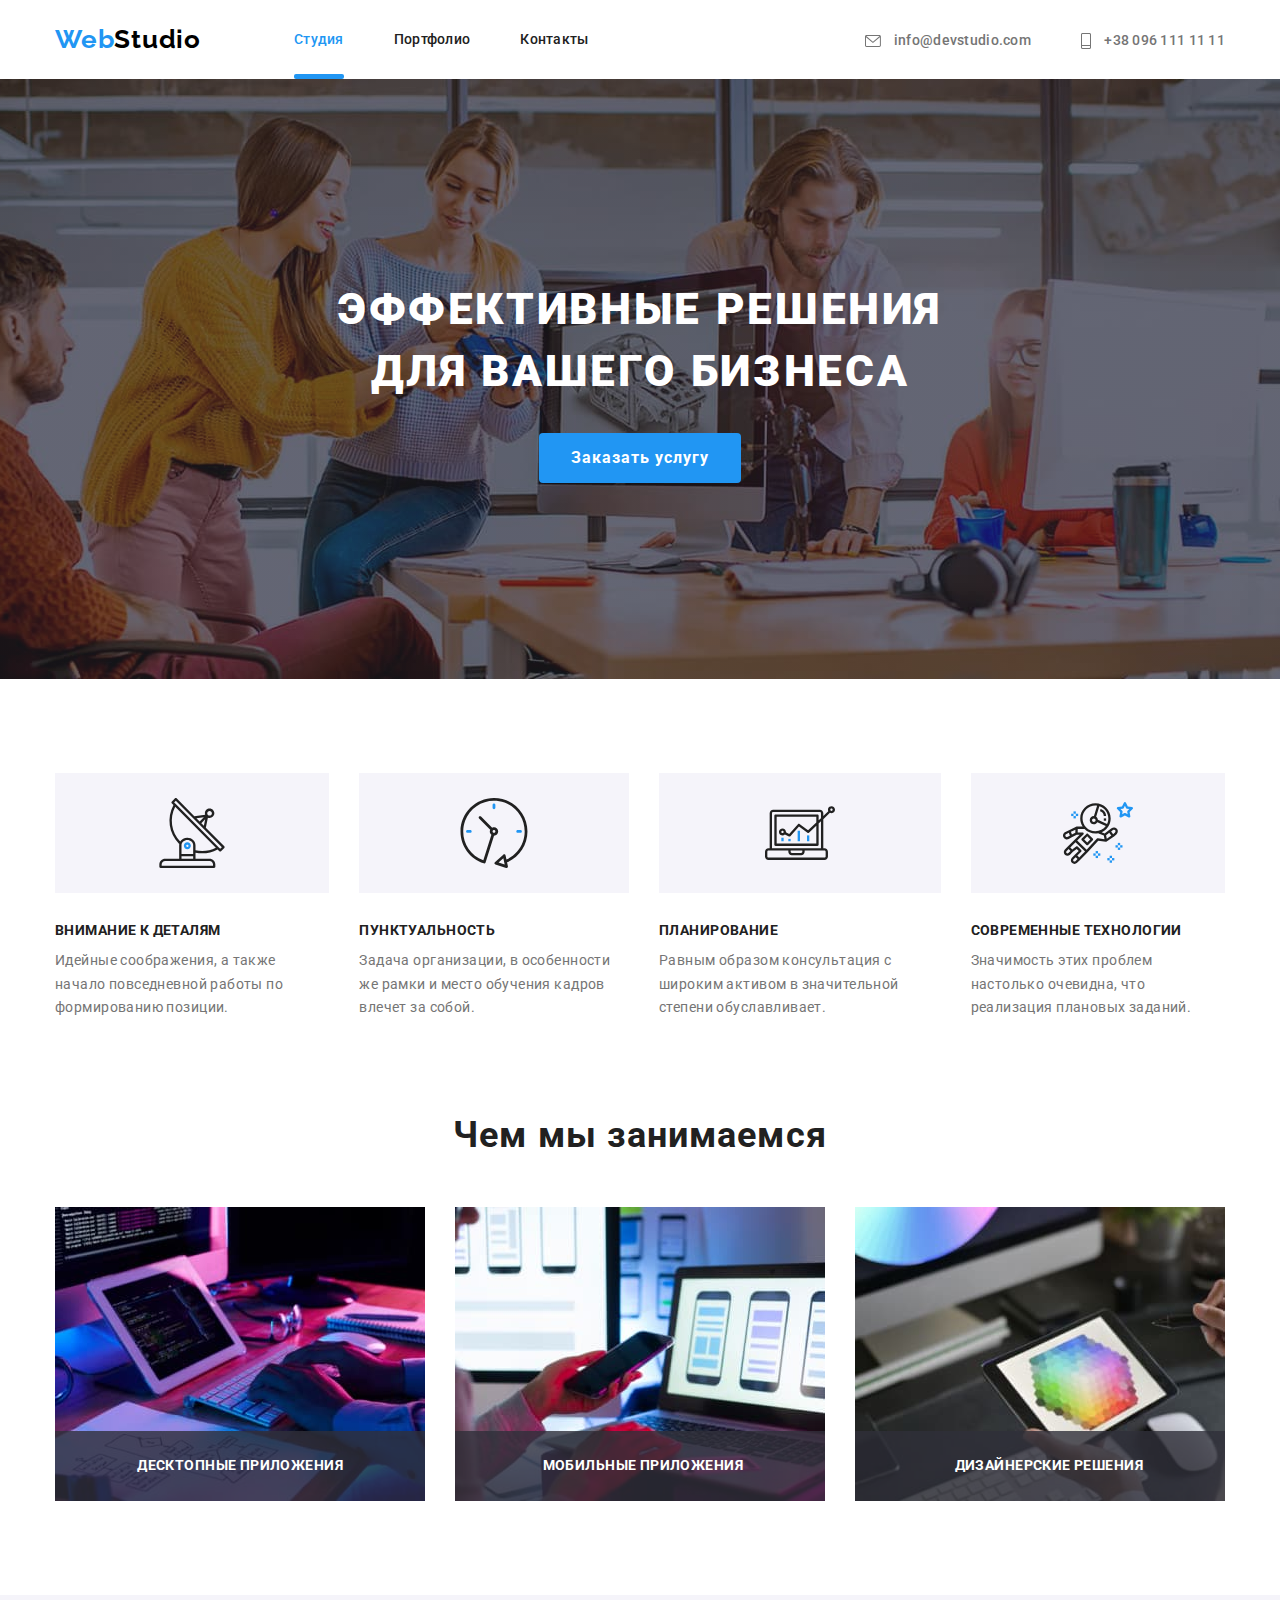
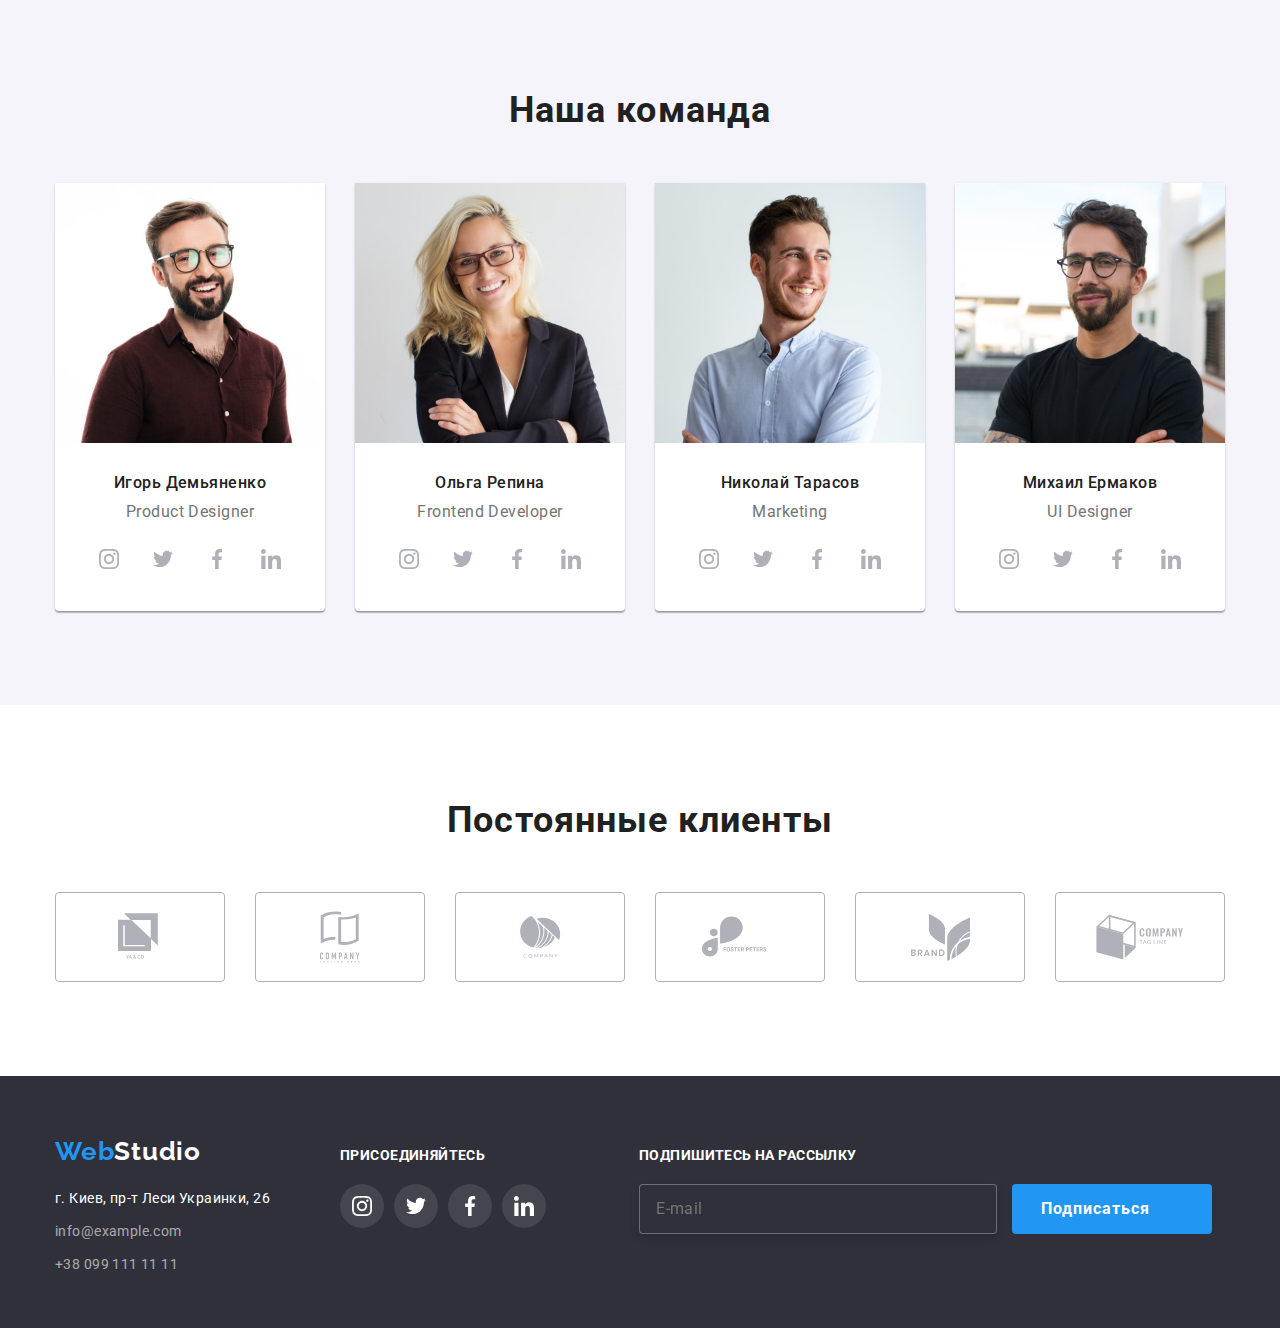
<file: index.html>
<!DOCTYPE html>
<html lang="ru">
  <head>
    <meta charset="UTF-8" />
    <meta name="viewport" content="width=device-width, initial-scale=1.0" />
    <title>Студия</title>
    <link
      href="https://fonts.googleapis.com/css2?family=Raleway:wght@700&family=Roboto:wght@400;500;700&display=swap"
      rel="stylesheet"
    />
    <link rel="stylesheet" href="./css/modern-normalize.css" />
    <link rel="stylesheet" href="./css/styles.css" />
  </head>

  <body>
    <!--Шапка страницы-->
    <header>
      <nav class="container main-nav">
        <a href="./index.html" class="logo">
          <span class="blue">Web</span>Studio
        </a>

        <ul class="site-nav list">
          <li class="item">
            <a href="./index.html" class="link current">Студия</a>
          </li>
          <li class="item">
            <a href="./portfolio.html" class="link">Портфолио</a>
          </li>
          <li class="item"><a href="" class="link">Контакты</a></li>
        </ul>

        <ul class="auht-nav list">
          <li class="item">
            <a class="link" href="mailto:info@devstudio.com"
              ><svg class="nav-icon-envelope">
                <use href="./images/sprite1.svg#icon-envelope"></use>
              </svg>
              info@devstudio.com
            </a>
          </li>
          <li class="item">
            <a class="link" href="tel:+38-096-111-11-11"
              ><svg class="nav-icon-smartphone">
                <use href="./images/sprite1.svg#icon-smartphone"></use>
              </svg>
              +38 096 111 11 11</a
            >
          </li>
        </ul>
      </nav>
    </header>

    <main>
      <!--Герой-->
      <section class="herro">
        <div class="herro-container">
          <h1 class="herro-title">Эффективные решения для вашего бизнеса</h1>
          <button data-modal-open type="button" class="button">
            Заказать услугу
          </button>
        </div>
      </section>

      <section class="section-top">
        <!--<h2 class="section-title">Особенности</h2>-->
        <div class="container">
          <ul class="featyre list">
            <li class="item">
              <h3 class="title">Внимание к деталям</h3>
              <p class="text">
                Идейные соображения, а также начало повседневной работы по
                формированию позиции.
              </p>
            </li>

            <li class="item">
              <h3 class="title">Пунктуальность</h3>
              <p class="text">
                Задача организации, в особенности же рамки и место обучения
                кадров влечет за собой.
              </p>
            </li>

            <li class="item">
              <h3 class="title">Планирование</h3>
              <p class="text">
                Равным образом консультация с широким активом в значительной
                степени обуславливает.
              </p>
            </li>

            <li class="item">
              <h3 class="title">Современные технологии</h3>
              <p class="text">
                Значимость этих проблем настолько очевидна, что реализация
                плановых заданий.
              </p>
            </li>
          </ul>
        </div>
      </section>

      <!--Чем занимается компания-->
      <section class="section">
        <div class="container">
          <h2 class="section-title centered">Чем мы занимаемся</h2>
          <ul class="doing list">
            <li class="item">
              <div class="doing-card">
                <img
                  class="picture"
                  src="./images/box1.jpg"
                  alt="Разработчик пишет backend"
                  width="370"
                  height="294"
                />
                <p class="doing-text">Десктопные приложения</p>
              </div>
            </li>

            <li class="item">
              <div class="doing-card">
                <img
                  class="picture"
                  src="./images/box2.jpg"
                  alt="Разработчик создает стилизацию"
                  width="370"
                  height="294"
                />
                <p class="doing-text">Мобильные приложения</p>
              </div>
            </li>

            <li class="item">
              <div class="doing-card">
                <img
                  class="picture"
                  src="./images/box3.jpg"
                  alt="Выбор цвета на планшете"
                  width="370"
                  height="294"
                />
                <p class="doing-text">Дизайнерские решения</p>
              </div>
            </li>
          </ul>
        </div>
      </section>

      <!--Члены команды-->
      <section class="section-top content">
        <div class="our-team container">
          <h2 class="section-title centered">Наша команда</h2>

          <ul class="team list">
            <li class="item card">
              <img
                class="picture"
                src="./images/img1.jpg"
                alt="Фотография Игоря Демьяненка"
                width="270"
                height="260"
              />
              <div class="card-content">
                <h3 class="name">Игорь Демьяненко</h3>
                <p class="position">Product Designer</p>

                <ul class="list social-icon-list">
                  <li class="social-icon-item">
                    <a
                      class="social-icon-link"
                      href="https://www.instagram.com/?hl=ru"
                      aria-label="ссылка Инстаграм"
                    >
                      <svg class="social-icon">
                        <use href="./images/sprite1.svg#icon-instagram"></use>
                      </svg>
                    </a>
                  </li>

                  <li class="social-icon-item">
                    <a
                      class="social-icon-link"
                      href="https://twitter.com/?lang=ru"
                      aria-label="ссылка Твиттер"
                    >
                      <svg class="social-icon">
                        <use href="./images/sprite1.svg#icon-twitter"></use>
                      </svg>
                    </a>
                  </li>

                  <li class="social-icon-item">
                    <a
                      class="social-icon-link"
                      href="https://www.facebook.com/"
                      aria-label="ссылка Фейсбук"
                    >
                      <svg class="social-icon">
                        <use href="./images/sprite1.svg#icon-facebook"></use>
                      </svg>
                    </a>
                  </li>

                  <li class="social-icon-item">
                    <a
                      class="social-icon-link"
                      href="https://www.linkedin.com/"
                      aria-label="ссылка Линкедин"
                      ><svg class="social-icon">
                        <use href="./images/sprite1.svg#icon-linkedin"></use>
                      </svg>
                    </a>
                  </li>
                </ul>
              </div>
            </li>

            <li class="item card">
              <img
                class="picture"
                src="./images/img2.jpg"
                alt="Фотография Ольги Репиной"
                width="270"
                height="260"
              />
              <div class="card-content">
                <h3 class="name">Ольга Репина</h3>
                <p class="position">Frontend Developer</p>
                <ul class="list social-icon-list">
                  <li class="social-icon-item">
                    <a
                      class="social-icon-link"
                      href="https://www.instagram.com/?hl=ru"
                      aria-label="ссылка Инстаграм"
                    >
                      <svg class="social-icon">
                        <use href="./images/sprite1.svg#icon-instagram"></use>
                      </svg>
                    </a>
                  </li>

                  <li class="social-icon-item">
                    <a
                      class="social-icon-link"
                      href="https://twitter.com/?lang=ru"
                      aria-label="ссылка Твиттер"
                    >
                      <svg class="social-icon">
                        <use href="./images/sprite1.svg#icon-twitter"></use>
                      </svg>
                    </a>
                  </li>

                  <li class="social-icon-item">
                    <a
                      class="social-icon-link"
                      href="https://www.facebook.com/"
                      aria-label="ссылка Фейсбук"
                    >
                      <svg class="social-icon">
                        <use href="./images/sprite1.svg#icon-facebook"></use>
                      </svg>
                    </a>
                  </li>

                  <li class="social-icon-item">
                    <a
                      class="social-icon-link"
                      href="https://www.linkedin.com/"
                      aria-label="ссылка Линкедин"
                      ><svg class="social-icon">
                        <use href="./images/sprite1.svg#icon-linkedin"></use>
                      </svg>
                    </a>
                  </li>
                </ul>
              </div>
            </li>

            <li class="item card">
              <img
                class="picture"
                src="./images/img3.jpg"
                alt="Фотография Николая Тарасова"
                width="270"
                height="260"
              />
              <div class="card-content">
                <h3 class="name">Николай Тарасов</h3>
                <p class="position">Marketing</p>
                <ul class="list social-icon-list">
                  <li class="social-icon-item">
                    <a
                      class="social-icon-link"
                      href="https://www.instagram.com/?hl=ru"
                      aria-label="ссылка Инстаграм"
                    >
                      <svg class="social-icon">
                        <use href="./images/sprite1.svg#icon-instagram"></use>
                      </svg>
                    </a>
                  </li>

                  <li class="social-icon-item">
                    <a
                      class="social-icon-link"
                      href="https://twitter.com/?lang=ru"
                      aria-label="ссылка Твиттер"
                    >
                      <svg class="social-icon">
                        <use href="./images/sprite1.svg#icon-twitter"></use>
                      </svg>
                    </a>
                  </li>

                  <li class="social-icon-item">
                    <a
                      class="social-icon-link"
                      href="https://www.facebook.com/"
                      aria-label="ссылка Фейсбук"
                    >
                      <svg class="social-icon">
                        <use href="./images/sprite1.svg#icon-facebook"></use>
                      </svg>
                    </a>
                  </li>

                  <li class="social-icon-item">
                    <a
                      class="social-icon-link"
                      href="https://www.linkedin.com/"
                      aria-label="ссылка Линкедин"
                      ><svg class="social-icon">
                        <use href="./images/sprite1.svg#icon-linkedin"></use>
                      </svg>
                    </a>
                  </li>
                </ul>
              </div>
            </li>

            <li class="item card">
              <img
                class="picture"
                src="./images/img4.jpg"
                alt="Фотография Михаила Ермакова"
                width="270"
                height="260"
              />
              <div class="card-content">
                <h3 class="name">Михаил Ермаков</h3>
                <p class="position">UI Designer</p>
                <ul class="list social-icon-list">
                  <li class="social-icon-item">
                    <a
                      class="social-icon-link"
                      href="https://www.instagram.com/?hl=ru"
                      aria-label="ссылка Инстаграм"
                    >
                      <svg class="social-icon">
                        <use href="./images/sprite1.svg#icon-instagram"></use>
                      </svg>
                    </a>
                  </li>

                  <li class="social-icon-item">
                    <a
                      class="social-icon-link"
                      href="https://twitter.com/?lang=ru"
                      aria-label="ссылка Твиттер"
                    >
                      <svg class="social-icon">
                        <use href="./images/sprite1.svg#icon-twitter"></use>
                      </svg>
                    </a>
                  </li>

                  <li class="social-icon-item">
                    <a
                      class="social-icon-link"
                      href="https://www.facebook.com/"
                      aria-label="ссылка Фейсбук"
                    >
                      <svg class="social-icon">
                        <use href="./images/sprite1.svg#icon-facebook"></use>
                      </svg>
                    </a>
                  </li>

                  <li class="social-icon-item">
                    <a
                      class="social-icon-link"
                      href="https://www.linkedin.com/"
                      aria-label="ссылка Линкедин"
                      ><svg class="social-icon">
                        <use href="./images/sprite1.svg#icon-linkedin"></use>
                      </svg>
                    </a>
                  </li>
                </ul>
              </div>
            </li>
          </ul>
        </div>
      </section>

      <section class="section-top">
        <div class="container">
          <h2 class="section-title centered">Постоянные клиенты</h2>

          <ul class="list clients-logo-list">
            <li class="clients-logo-item">
              <a
                class="clients-logo-link"
                href=""
                aria-label="ссылка первый клиент"
              >
                <svg class="clients-logo" width="44" height="49">
                  <use href="./images/sprite1.svg#icon-logo1"></use>
                </svg>
              </a>
            </li>
            <li class="clients-logo-item">
              <a
                class="clients-logo-link"
                href=""
                aria-label="ссылка второй клиент"
              >
                <svg class="clients-logo" width="40" height="52">
                  <use href="./images/sprite1.svg#icon-logo2"></use>
                </svg>
              </a>
            </li>
            <li class="clients-logo-item">
              <a
                class="clients-logo-link"
                href=""
                aria-label="ссылка третий клиент"
              >
                <svg class="clients-logo" width="41" height="42">
                  <use href="./images/sprite1.svg#icon-logo3"></use>
                </svg>
              </a>
            </li>
            <li class="clients-logo-item">
              <a
                class="clients-logo-link"
                href=""
                aria-label="ссылка четвертый клиент"
              >
                <svg class="clients-logo" width="77" height="42">
                  <use href="./images/sprite1.svg#icon-logo4"></use>
                </svg>
              </a>
            </li>
            <li class="clients-logo-item">
              <a
                class="clients-logo-link"
                href=""
                aria-label="ссылка пятый клиент"
              >
                <svg class="clients-logo" width="59" height="47">
                  <use href="./images/sprite1.svg#icon-logo5"></use>
                </svg>
              </a>
            </li>
            <li class="clients-logo-item">
              <a
                class="clients-logo-link"
                href=""
                aria-label="ссылка шестой клиент"
              >
                <svg class="clients-logo" width="88" height="45">
                  <use href="./images/sprite1.svg#icon-logo6"></use>
                </svg>
              </a>
            </li>
          </ul>
        </div>
      </section>
    </main>

    <!--Подвал-->
    <footer class="contacts-container">
      <div class="container footer-flex">
        <div class="footer-address">
          <a href="./index.html" class="logo footer">
            <span class="blue">Web</span><span class="white">Studio</span>
          </a>
          <address class="adress-content">
            <p class="text">г. Киев, пр-т Леси Украинки, 26</p>
            <a href="mailto:info@example.com" class="connection link text"
              >info@example.com</a
            >
            <a href="tel:+38-099-111-11-11" class="connection link text"
              >+38 099 111 11 11</a
            >
          </address>
        </div>

        <div class="footer-slogan">
          <h2 class="footer-slogan-text">Присоединяйтесь</h2>
          <!-- <div class="footer-icon"> -->
          <ul class="list social-icon-list">
            <li class="social-icon-item">
              <a
                class="social-icon-link"
                href="https://www.instagram.com/?hl=ru"
                aria-label="ссылка Инстаграм"
              >
                <svg class="social-icon">
                  <use href="./images/sprite1.svg#icon-instagram"></use>
                </svg>
              </a>
            </li>

            <li class="social-icon-item">
              <a
                class="social-icon-link"
                href="https://twitter.com/?lang=ru"
                aria-label="ссылка Твиттер"
              >
                <svg class="social-icon">
                  <use href="./images/sprite1.svg#icon-twitter"></use>
                </svg>
              </a>
            </li>

            <li class="social-icon-item">
              <a
                class="social-icon-link"
                href="https://www.facebook.com/"
                aria-label="ссылка Фейсбук"
              >
                <svg class="social-icon">
                  <use href="./images/sprite1.svg#icon-facebook"></use>
                </svg>
              </a>
            </li>

            <li class="social-icon-item">
              <a
                class="social-icon-link"
                href="https://www.linkedin.com/"
                aria-label="ссылка Линкедин"
                ><svg class="social-icon">
                  <use href="./images/sprite1.svg#icon-linkedin"></use>
                </svg>
              </a>
            </li>
          </ul>
        </div>

        <form>
          <h2 class="footer-slogan-text">Подпишитесь на рассылку</h2>
          <label class="footer-label">
            <input
              class="footer-input"
              type="email"
              name="user-mail"
              placeholder="E-mail"
            />
          </label>
          <button type="submit" class="button button-footer">
            Подписаться
            <svg class="footer-icon">
              <use
                href="./images/sprite1.svg#icon-icon-send"
                width="24px"
                height="24px"
              ></use>
            </svg>
          </button>
        </form>
      </div>
    </footer>

    <div class="backdrop is-hidden" data-modal>
      <div class="modal">
        <button
          data-modal-close
          aria-label="закрыть модальное окно"
          class="modal-btn"
        >
          <svg class="modal-icon">
            <use href="./images/sprite1.svg#icon-close"></use>
          </svg>
        </button>

        <form class="form js-speaker-form">
          <h2 class="form-caption">Оставьте свои данные, мы вам перезвоним</h2>

          <ul class="form-field list">
            <li>
              <label class="form-label">
                Имя
                <input class="form-input" type="text" name="user-name" />
                <svg class="form-icon">
                  <use href="./images/sprite1.svg#icon-person-black"></use>
                </svg>
              </label>
            </li>

            <li>
              <label class="form-label">
                Телефон
                <input class="form-input" type="tel" name="user-tel" />
                <svg class="form-icon">
                  <use href="./images/sprite1.svg#icon-phone-black"></use>
                </svg>
              </label>
            </li>

            <li>
              <label class="form-label">
                Почта
                <input class="form-input" type="email" name="user-mail" />
                <svg class="form-icon">
                  <use href="./images/sprite1.svg#icon-email-black"></use>
                </svg>
              </label>
            </li>

            <li>
              <label class="form-label textarea">
                Комментарий
                <textarea
                  class="form-textarea"
                  name="comment"
                  rows="10"
                  placeholder="Введите текст"
                ></textarea>
              </label>
            </li>
          </ul>

          <label class="form-checkbox">
            <input class="checkbox" type="checkbox" name="policy" />
            <span class="checkbox-icon"></span>Соглашаюсь с рассылкой и принимаю
            <a class="form-link" href="#">Условия договора</a>
          </label>

          <button type="submit" class="button btn-form">Отправить</button>
        </form>
      </div>
    </div>

    <script src="./js/modal.js"></script>
    <script>
      (() => {
        document
          .querySelector('.js-speaker-form')
          .addEventListener('submit', e => {
            e.preventDefault();

            new FormData(e.currentTarget).forEach((value, name) =>
              console.log(`${name}: ${value}`),
            );

            e.currentTarget.reset();
          });
      })();
    </script>
  </body>
</html>
</file>
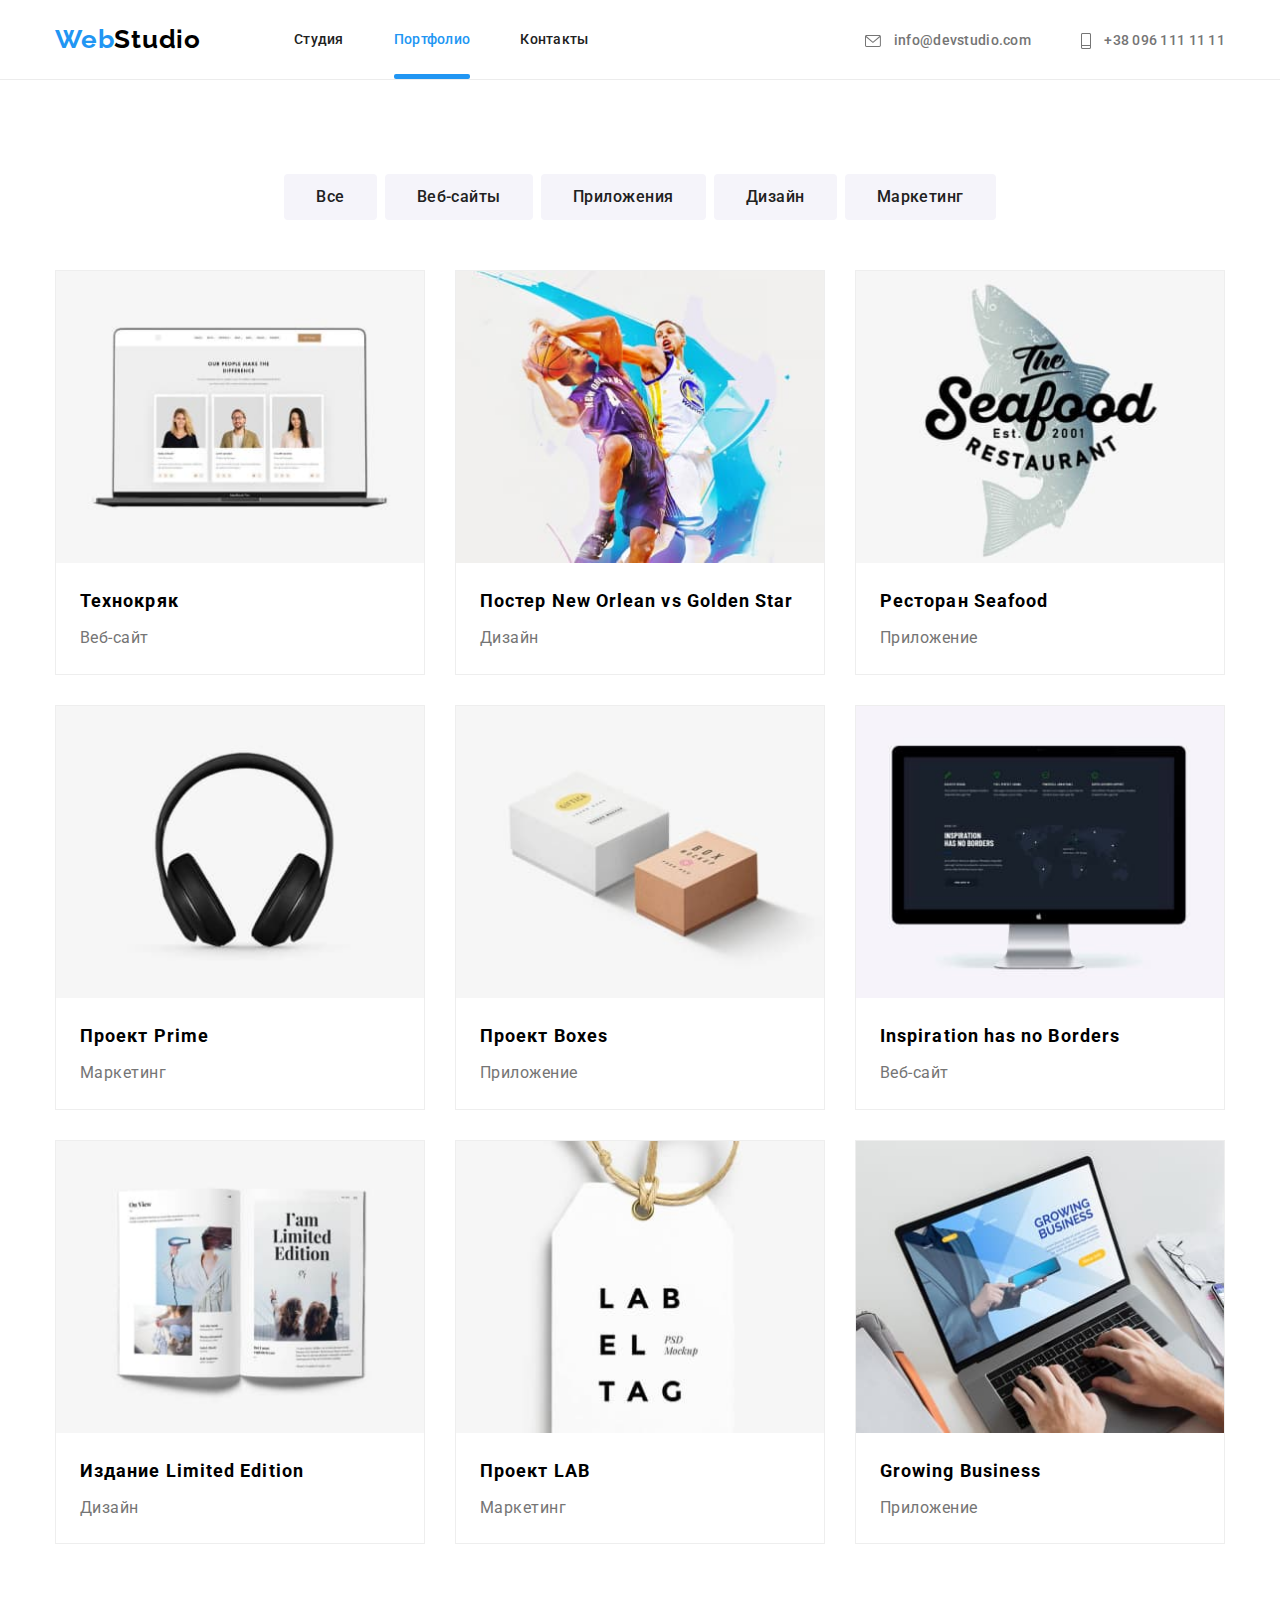
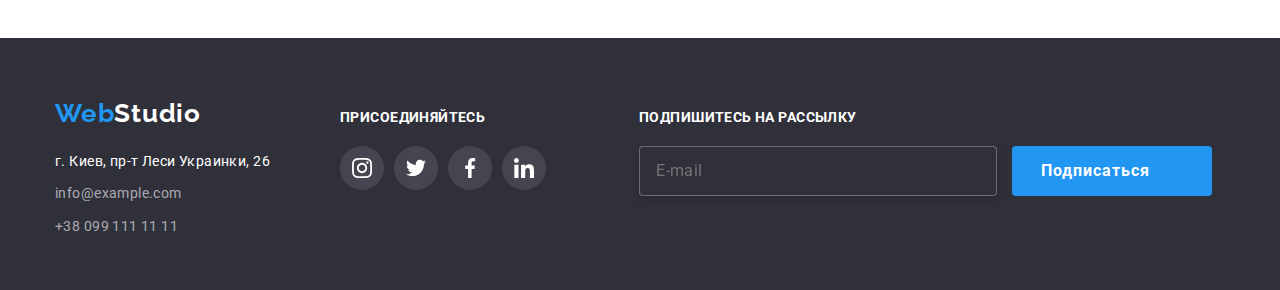
<file: portfolio.html>
<!DOCTYPE html>
<html lang="ru">
  <head>
    <meta charset="UTF-8" />
    <meta name="viewport" content="width=device-width, initial-scale=1.0" />
    <title>Портфолио</title>
    <link
      href="https://fonts.googleapis.com/css2?family=Raleway:wght@700&family=Roboto:wght@400;500;700&display=swap"
      rel="stylesheet"
    />
    <link rel="stylesheet" href="./css/modern-normalize.css" />
    <link rel="stylesheet" href="./css/styles.css" />
  </head>

  <body>
    <!--Шапка страницы-->
    <header>
      <nav class="container main-nav container-border">
        <a href="./index.html" class="logo">
          <span class="blue">Web</span>Studio
        </a>

        <ul class="site-nav list">
          <li class="item">
            <a href="./index.html" class="link">Студия</a>
          </li>
          <li class="item">
            <a href="./portfolio.html" class="link current">Портфолио</a>
          </li>
          <li class="item"><a href="" class="link">Контакты</a></li>
        </ul>

        <ul class="auht-nav list">
          <li class="item">
            <a class="link" href="mailto:info@devstudio.com"
              ><svg class="nav-icon-envelope">
                <use href="./images/sprite1.svg#icon-envelope"></use>
              </svg>
              info@devstudio.com
            </a>
          </li>
          <li class="item">
            <a class="link" href="tel:+38-096-111-11-11"
              ><svg class="nav-icon-smartphone">
                <use href="./images/sprite1.svg#icon-smartphone"></use>
              </svg>
              +38 096 111 11 11</a
            >
          </li>
        </ul>
      </nav>
    </header>

    <main>
      <section class="portfolio">
        <!--<h1>Наши работы</h1>-->
        <div class="container">
          <ul class="list btn">
            <li class="item">
              <button type="button" class="button">Все</button>
            </li>
            <li class="item">
              <button type="button" class="button">Веб-сайты</button>
            </li>
            <li class="item">
              <button type="button" class="button">Приложения</button>
            </li>
            <li class="item">
              <button type="button" class="button">Дизайн</button>
            </li>
            <li class="item">
              <button type="button" class="button">Маркетинг</button>
            </li>
          </ul>
        </div>

        <div class="container">
          <ul class="our-work list">
            <li class="our-work-card">
              <a href="" class="link">
                <div class="overlay">
                  <img
                    class="picture"
                    src="./images/portfolio1.jpg"
                    alt="ноутбук с открытым сайтом"
                    width="370"
                    height="294"
                  />

                  <p class="overlay-text">
                    Технокряк это современная площадка распространения
                    коронавируса. Компании используют эту платформу для
                    цифрового шпионажа и атак на защищённые сервера конкурентов.
                  </p>
                </div>

                <h2 class="portfolio-title">Технокряк</h2>
                <p class="portfolio-text">Веб-сайт</p>
              </a>
            </li>

            <li class="our-work-card">
              <a href="" class="link">
                <div class="overlay">
                  <img
                    class="picture"
                    src="./images/portfolio2.jpg"
                    alt="два баскедболиста"
                    width="370"
                    height="294"
                  />
                  <p class="overlay-text">
                    Технокряк это современная площадка распространения
                    коронавируса. Компании используют эту платформу для
                    цифрового шпионажа и атак на защищённые сервера конкурентов.
                  </p>
                </div>
                <h2 class="portfolio-title">
                  Постер New Orlean vs Golden Star
                </h2>
                <p class="portfolio-text">Дизайн</p>
              </a>
            </li>

            <li class="our-work-card">
              <a href="" class="link">
                <div class="overlay">
                  <img
                    class="picture"
                    src="./images/portfolio3.jpg"
                    alt="название приложения"
                    width="370"
                    height="294"
                  />
                  <p class="overlay-text">
                    Технокряк это современная площадка распространения
                    коронавируса. Компании используют эту платформу для
                    цифрового шпионажа и атак на защищённые сервера конкурентов.
                  </p>
                </div>
                <h2 class="portfolio-title">Ресторан Seafood</h2>
                <p class="portfolio-text">Приложение</p>
              </a>
            </li>

            <li class="our-work-card">
              <a href="" class="link">
                <div class="overlay">
                  <img
                    class="picture"
                    src="./images/portfolio4.jpg"
                    alt="наушники"
                    width="370"
                    height="294"
                  />
                  <p class="overlay-text">
                    Технокряк это современная площадка распространения
                    коронавируса. Компании используют эту платформу для
                    цифрового шпионажа и атак на защищённые сервера конкурентов.
                  </p>
                </div>
                <h2 class="portfolio-title">Проект Prime</h2>
                <p class="portfolio-text">Маркетинг</p>
              </a>
            </li>

            <li class="our-work-card">
              <a href="" class="link">
                <div class="overlay">
                  <img
                    class="picture"
                    src="./images/portfolio5.jpg"
                    alt="коробки"
                    width="370"
                    height="294"
                  />
                  <p class="overlay-text">
                    Технокряк это современная площадка распространения
                    коронавируса. Компании используют эту платформу для
                    цифрового шпионажа и атак на защищённые сервера конкурентов.
                  </p>
                </div>
                <h2 class="portfolio-title">Проект Boxes</h2>
                <p class="portfolio-text">Приложение</p>
              </a>
            </li>

            <li class="our-work-card">
              <a href="" class="link">
                <div class="overlay">
                  <img
                    class="picture"
                    src="./images/portfolio6.jpg"
                    alt="сайт на робочем столе"
                    width="370"
                    height="294"
                  />
                  <p class="overlay-text">
                    Технокряк это современная площадка распространения
                    коронавируса. Компании используют эту платформу для
                    цифрового шпионажа и атак на защищённые сервера конкурентов.
                  </p>
                </div>
                <h2 class="portfolio-title">Inspiration has no Borders</h2>
                <p class="portfolio-text">Веб-сайт</p>
              </a>
            </li>

            <li class="our-work-card">
              <a href="" class="link">
                <div class="overlay">
                  <img
                    class="picture"
                    src="./images/portfolio7.jpg"
                    alt="открытая книга"
                    width="370"
                    height="294"
                  />
                  <p class="overlay-text">
                    Технокряк это современная площадка распространения
                    коронавируса. Компании используют эту платформу для
                    цифрового шпионажа и атак на защищённые сервера конкурентов.
                  </p>
                </div>
                <h2 class="portfolio-title">Издание Limited Edition</h2>
                <p class="portfolio-text">Дизайн</p>
              </a>
            </li>

            <li class="our-work-card">
              <a href="" class="link">
                <div class="overlay">
                  <img
                    class="picture"
                    src="./images/portfolio8.jpg"
                    alt="бирка LAB"
                    width="370"
                    height="294"
                  />
                  <p class="overlay-text">
                    Технокряк это современная площадка распространения
                    коронавируса. Компании используют эту платформу для
                    цифрового шпионажа и атак на защищённые сервера конкурентов.
                  </p>
                </div>
                <h2 class="portfolio-title">Проект LAB</h2>
                <p class="portfolio-text">Маркетинг</p>
              </a>
            </li>

            <li class="our-work-card">
              <a href="" class="link">
                <div class="overlay">
                  <img
                    class="picture"
                    src="./images/portfolio9.jpg"
                    alt="Приложение Growing Business"
                    width="370"
                    height="294"
                  />
                  <p class="overlay-text">
                    Технокряк это современная площадка распространения
                    коронавируса. Компании используют эту платформу для
                    цифрового шпионажа и атак на защищённые сервера конкурентов.
                  </p>
                </div>
                <h2 class="portfolio-title">Growing Business</h2>
                <p class="portfolio-text">Приложение</p>
              </a>
            </li>
          </ul>
        </div>
      </section>
    </main>

    <!--Подвал-->
    <footer class="contacts-container">
      <div class="container footer-flex">
        <div class="footer-address">
          <a href="./index.html" class="logo footer">
            <span class="blue">Web</span><span class="white">Studio</span>
          </a>
          <address class="adress-content">
            <p class="text">г. Киев, пр-т Леси Украинки, 26</p>
            <a href="mailto:info@example.com" class="connection link text"
              >info@example.com</a
            >
            <a href="tel:+38-099-111-11-11" class="connection link text"
              >+38 099 111 11 11</a
            >
          </address>
        </div>

        <div class="footer-slogan">
          <h2 class="footer-slogan-text">Присоединяйтесь</h2>
          <!-- <div class="footer-icon"> -->
          <ul class="list social-icon-list">
            <li class="social-icon-item">
              <a
                class="social-icon-link"
                href="https://www.instagram.com/?hl=ru"
                aria-label="ссылка Инстаграм"
              >
                <svg class="social-icon">
                  <use href="./images/sprite1.svg#icon-instagram"></use>
                </svg>
              </a>
            </li>

            <li class="social-icon-item">
              <a
                class="social-icon-link"
                href="https://twitter.com/?lang=ru"
                aria-label="ссылка Твиттер"
              >
                <svg class="social-icon">
                  <use href="./images/sprite1.svg#icon-twitter"></use>
                </svg>
              </a>
            </li>

            <li class="social-icon-item">
              <a
                class="social-icon-link"
                href="https://www.facebook.com/"
                aria-label="ссылка Фейсбук"
              >
                <svg class="social-icon">
                  <use href="./images/sprite1.svg#icon-facebook"></use>
                </svg>
              </a>
            </li>

            <li class="social-icon-item">
              <a
                class="social-icon-link"
                href="https://www.linkedin.com/"
                aria-label="ссылка Линкедин"
                ><svg class="social-icon">
                  <use href="./images/sprite1.svg#icon-linkedin"></use>
                </svg>
              </a>
            </li>
          </ul>
        </div>

        <form>
          <h2 class="footer-slogan-text">Подпишитесь на рассылку</h2>

          <label class="footer-label">
            <input
              class="footer-input"
              type="email"
              name="user-mail"
              placeholder="E-mail"
            />

            <button type="submit" class="button button-footer">
              Подписаться
              <svg class="footer-icon">
                <use href="./images/sprite1.svg#icon-icon-send"></use>
              </svg>
            </button>
          </label>
        </form>
      </div>
    </footer>
  </body>
</html>
</file>
<file: css/styles.css>
html {
  box-sizing: border-box;
}
*/ *,
*::before,
*::after {
  box-sizing: inherit;
}

/* Цвета текста */
:root {
  --blue: #2196f3;
  --black-one: #000000;
  --black-two: #212121;
  --gray-one: #757575;
  --gray-two: rgba(255, 255, 255, 0.6);
  --white: #ffffff;
  --herro-background: #2f303a;
  --portfolio-button-background: #f5f4fa;
  --section-background: #f5f4fa;
  --transitions: 250ms cubic-bezier(0.4, 0, 0.2, 1);
}

body {
  font-family: 'Roboto', sans-serif;
  background-color: var(--white);
  color: var(--black-two);
}

.container {
  width: 1200px;
  padding-left: 15px;
  padding-right: 15px;
  margin-left: auto;
  margin-right: auto;
}

/* logo */
.logo {
  margin-right: 93px;
  font-family: 'Raleway', sans-serif;
  font-weight: 700;
  color: var(--black-one);
  text-decoration: none;

  font-size: 26px;
  line-height: 1.2;
  letter-spacing: 0.03em;
}

.logo .blue {
  color: var(--blue);
}

.logo .white {
  color: var(--white);
}

.list {
  padding: 0;
  margin: 0;
  list-style: none;
}

.link {
  text-decoration: none;
}

.picture {
  display: block;
  max-width: 100%;
  height: auto;
}

/* site-nav */
.main-nav {
  align-items: center;
  display: flex;
}

.site-nav {
  display: flex;
}

.site-nav .item:not(:last-child) {
  margin-right: 50px;
}

.site-nav .link {
  position: relative;

  display: block;
  font-weight: 500;

  color: var(--black-two);
  font-size: 14px;
  line-height: 1.1;
  letter-spacing: 0.02em;
  padding-top: 32px;
  padding-bottom: 32px;
  transition: color var(--transitions);
}

.site-nav .link.current {
  color: var(--blue);
}

.site-nav .link.current::after {
  position: absolute;

  content: '';
  display: block;
  width: 100%;
  height: 5px;
  background: var(--blue);
  border-radius: 2px;
  left: 0;
  bottom: 0;
}

.site-nav .link:hover,
.site-nav .link:focus {
  color: var(--blue);
}

/* auht-nav */
.auht-nav {
  display: flex;
  margin-left: auto;
}

.auht-nav .item:not(:last-child) {
  margin-right: 50px;
}

.auht-nav .item {
  text-align: center;
}

.auht-nav .link {
  font-weight: 500;
  color: var(--gray-one);
  font-size: 14px;
  line-height: 1.1;
  letter-spacing: 0.02em;
  transition: color var(--transitions);
}

.auht-nav .link:hover,
.auht-nav .link:focus {
  color: var(--blue);
}

.auht-nav .link:hover .nav-icon-envelope,
.auht-nav .link:focus .nav-icon-envelope {
  fill: var(--blue);
}

.nav-icon-envelope {
  display: inline-flex;
  vertical-align: middle;
  width: 16px;
  height: 12px;
  margin-right: 10px;
  fill: var(--gray-one);
  text-align: center;

  transition: fill var(--transitions);
}

.nav-icon-smartphone {
  display: inline-flex;
  vertical-align: middle;
  width: 10px;
  height: 16px;
  margin-right: 10px;
  fill: var(--gray-one);
  transition: fill var(--transitions);
}

.auht-nav .link:hover .nav-icon-smartphone,
.auht-nav .link:focus .nav-icon-smartphone {
  fill: var(--blue);
}

/* herro */

.herro-container {
  text-align: center;
  height: 600px;
  margin-left: auto;
  margin-right: auto;
  padding-top: 200px;
  padding-bottom: 200px;
  background-image: linear-gradient(
      to right,
      rgba(47, 48, 58, 0.4),
      rgba(47, 48, 58, 0.4)
    ),
    url(../images/hero.jpg);
  background-position: center;
  background-color: #c4c4c4;
  background-size: cover;
}

.herro-title {
  margin-top: 0;
  margin-bottom: 30px;
  margin-left: auto;
  margin-right: auto;
  width: 696px;

  font-weight: 900;
  color: var(--white);
  text-transform: uppercase;
  font-size: 44px;
  line-height: 1.4;
  letter-spacing: 0.06em;
}

/* button */
.button {
  display: inline-block;
  padding: 10px 32px;
  border-radius: 4px;
  border: 0;

  font-weight: 700;
  background-color: var(--blue);
  color: var(--white);
  font-size: 16px;
  line-height: 1.9;
  letter-spacing: 0.06em;
}

.button:hover,
.button:focus {
  outline: none;
}

/* section */
.section {
  padding-top: 0;
  padding-bottom: 94px;
}

.section-top {
  padding-top: 94px;
  padding-bottom: 94px;
}

.section-top.content {
  background-color: var(--section-background);
}

.section-title.centered {
  margin-top: 0;
  margin-bottom: 50px;
  text-align: center;
}

.section-title {
  font-weight: 700;
  font-size: 36px;
  line-height: 1.2;
  letter-spacing: 0.03em;
}

/* Чем мы занимаемся */
.doing-card {
  position: relative;
}

.doing-card::before {
  content: '';
  position: absolute;
  width: 100%;
  height: 70px;
  bottom: 0;
  background: rgba(47, 48, 58, 0.8);
}

.doing-text {
  position: absolute;
  margin-top: 0;
  margin-bottom: 0;
  bottom: 27px;
  right: 82px;

  font-weight: 700;
  font-size: 14px;
  line-height: 1.14;
  text-align: center;
  letter-spacing: 0.03em;
  text-transform: uppercase;
  color: var(--white);
}
/* featyre */
.featyre {
  display: flex;
}

.featyre .item::before {
  content: '';
  display: block;

  height: 120px;
  background-color: var(--section-background);
  background-repeat: no-repeat;
  background-position: center;
  margin-bottom: 30px;
}

.featyre .item:nth-child(1)::before {
  background-image: url(../images/antenna.svg);
}

.featyre .item:nth-child(2)::before {
  background-image: url(../images/clock.svg);
}

.featyre .item:nth-child(3)::before {
  background-image: url(../images/diagram.svg);
}

.featyre .item:nth-child(4)::before {
  background-image: url(../images/astronaut.svg);
}

/* .icon-antenna::before {
   background-image: url(../images/antenna.svg);
   }   */

/* 
.icon-clock::before {
  background-image: url(../images/clock.svg);
}

.icon-diagram::before {
  background-image: url(../images/diagram.svg);
}

.icon-astronaut::before {
  background-image: url(../images/astronaut.svg);
} */

.featyre .item:not(:last-child) {
  margin-right: 30px;
}

.featyre .title {
  margin-top: 0;
  margin-bottom: 10px;
  font-weight: 700;
  text-transform: uppercase;
  font-size: 14px;
  line-height: 1.1;
  letter-spacing: 0.03em;
}

.featyre .text {
  margin-top: 0;
  margin-bottom: 0;

  font-weight: 400;
  color: var(--gray-one);
  font-size: 14px;
  line-height: 1.7;
  letter-spacing: 0.03em;
}

/* What the company does */
.doing {
  display: flex;
}

.doing .item:not(:last-child) {
  margin-right: 30px;
}

.card {
  background: #ffffff;
  box-shadow: 0px 1px 3px rgba(0, 0, 0, 0.12), 0px 1px 1px rgba(0, 0, 0, 0.14),
    0px 2px 1px rgba(0, 0, 0, 0.2);
  border-radius: 0px 0px 4px 4px;

  text-align: center;
}

.card-content {
  padding-top: 30px;
  padding-bottom: 30px;
}

.team {
  display: flex;
}

.team .item:not(:last-child) {
  margin-right: 30px;
}

.team .name {
  margin-top: 0;
  margin-bottom: 10px;

  font-weight: 500;
  font-size: 16px;
  line-height: 1.2;
  letter-spacing: 0.03em;
}

.team .position {
  margin-top: 0;
  margin-bottom: 16px;

  font-weight: 400;
  color: var(--gray-one);
  font-size: 16px;
  line-height: 1.2;
  letter-spacing: 0.03em;
}

.social-icon-list {
  display: flex;
  justify-content: center;
}

.social-icon-item:not(:last-child) {
  margin-right: 10px;
}

.social-icon-link {
  display: flex;
  justify-content: center;
  align-items: center;

  width: 44px;
  height: 44px;
  border-radius: 50%;

  background-color: var(--white);

  transition: background-color var(--transitions);
}

.social-icon-link:hover,
.social-icon-link:focus {
  background-color: var(--blue);
}

.social-icon {
  width: 20px;
  height: 20px;
  fill: #afb1b8;
  transition: fill var(--transitions);
}

.social-icon-link:hover .social-icon,
.social-icon-link:focus .social-icon {
  fill: var(--white);
}

/* Постоянные клиенты */
.clients-logo-list {
  display: flex;
}

.clients-logo-item:not(:last-child) {
  margin-right: 30px;
}

.clients-logo-link {
  fill: #afb1b8;
  display: flex;
  justify-content: center;
  align-items: center;
  width: 170px;
  height: 90px;
  border: 1px solid #afb1b8;
  border-radius: 4px;
  transition: border var(--transitions);
}

.clients-logo-link:hover,
.clients-logo-link:focus {
  border: 1px solid var(--blue);
}

.clients-logo {
  transition: fill var(--transitions);
}

.clients-logo-link:hover .clients-logo,
.clients-logo-link:focus .clients-logo {
  fill: var(--blue);
}

/* address */
.footer-flex {
  display: flex;
}

.contacts-container {
  background-color: var(--herro-background);
  color: var(--white);
  font-weight: 400;
  font-size: 14px;
  line-height: 1.7;
  letter-spacing: 0.03em;
  font-style: normal;

  height: 252px;
}

.footer-address {
  margin-right: 70px;
}

.footer {
  display: block;
  margin-right: 0;
  margin-top: 60px;
  margin-bottom: 20px;
}

.adress-content {
  display: inline-flex;
  flex-direction: column;

  font-style: normal;
}

.adress-content .text {
  margin-top: 0px;
  margin-bottom: 0px;
  margin-bottom: 9px;
}

.contacts-container .connection {
  font-weight: 400;
  color: var(--gray-two);
  font-size: 14px;
  line-height: 1.7;
  letter-spacing: 0.03em;
  font-style: normal;
}

.footer-slogan {
  margin-right: 93px;
}

.footer-slogan .social-icon-link {
  background-color: rgba(255, 255, 255, 0.1);
}

.footer-slogan .social-icon-link:hover,
.footer-slogan .social-icon-link:focus {
  background-color: var(--blue);
}

.footer-slogan .social-icon {
  fill: var(--white);
}

.footer-slogan-text {
  margin-top: 72px;
  margin-bottom: 20px;

  font-weight: 700;
  font-size: 14px;
  line-height: 1.1;
  letter-spacing: 0.03em;
  text-transform: uppercase;
}

/* footer form */

.footer-input {
  width: 358px;
  height: 50px;

  padding-left: 16px;
  margin-right: 12px;

  font-weight: 400;
  font-size: 16px;
  line-height: 1.25;
  align-items: center;
  letter-spacing: 0.03em;

  color: rgba(255, 255, 255, 0.6);

  background-color: var(--herro-background);
  border: 1px solid rgba(255, 255, 255, 0.3);
  filter: drop-shadow(0px 4px 4px rgba(0, 0, 0, 0.15));
  border-radius: 4px;
}

.button-footer {
  position: relative;
  width: 200px;
  height: 50px;
  padding-left: 29px;
  padding-right: 0;
  text-align: inherit;
}

.footer-icon {
  position: absolute;
  fill: var(--white);
  margin-left: 10px;
  width: 24px;
  height: 24px;
}

/* portfolio */
.portfolio {
  padding-top: 94px;
  padding-bottom: 94px;
  border-top: 1px solid #ececec;
}

.btn {
  display: flex;
  margin-bottom: 50px;
  justify-content: center;
}

.portfolio .button {
  font-weight: 500;
  background-color: var(--portfolio-button-background);
  color: var(--black-two);
  font-size: 16px;
  line-height: 1.6;
  letter-spacing: 0.03em;
  transition: color var(--transitions), background-color var(--transitions);
}

.portfolio .button:hover,
.portfolio .button:focus {
  background-color: var(--blue);
  color: var(--white);
  outline: none;
}

.portfolio .item:not(:last-child) {
  margin-right: 8px;
}

.portfolio .item:hover,
.portfolio .item:focus {
  box-shadow: 0px 3px 1px rgba(0, 0, 0, 0.1), 0px 1px 2px rgba(0, 0, 0, 0.08),
    0px 2px 2px rgba(0, 0, 0, 0.12);
}

.portfolio .our-work {
  display: flex;
  flex-wrap: wrap;
}

.our-work-card {
  width: calc((100% - 60px) / 3);
  background-color: var(--white);
  margin-right: 30px;
  margin-bottom: 30px;
  border: 1px solid #eeeeee;
}

.our-work-card:hover,
.our-work-card:focus {
  box-shadow: 0px 1px 1px rgba(0, 0, 0, 0.12), 0px 4px 4px rgba(0, 0, 0, 0.06),
    1px 4px 6px rgba(0, 0, 0, 0.16);
}

.our-work-card:nth-child(3n) {
  margin-right: 0;
}

.our-work-card:nth-last-child(-n + 3) {
  margin-bottom: 0;
}

.our-work-card .portfolio-title {
  padding-top: 20px;
  padding-left: 24px;
  padding-bottom: 4px;
  margin-top: 0;
  margin-bottom: 0;

  font-weight: 700;
  font-size: 18px;
  line-height: 2;
  letter-spacing: 0.06em;

  color: #000000;
}

.overlay {
  position: relative;
  overflow: hidden;
}

.overlay::before {
  content: '';
  position: absolute;
  width: 100%;
  height: 100%;
  background-color: rgba(33, 150, 243, 0.9);
  /* opacity: 0; */

  transform: translateY(100%);
  transition: transform var(--transitions);
}

.our-work-card:hover .overlay::before,
.our-work-card:focus .overlay::before {
  opacity: 1;
  transform: translateY(0);
}

.overlay-text {
  position: absolute;
  top: 63px;
  right: 24px;
  bottom: 63px;
  left: 24px;

  opacity: 0;

  margin-top: 0;
  margin-bottom: 0;

  font-weight: 400;
  font-size: 18px;
  line-height: 1.5;
  letter-spacing: 0.03em;
  color: var(--white);

  transform: translateY(100%);
  transition: transform var(--transitions);
}

.our-work-card:hover .overlay-text,
.our-work-card:focus .overlay-text {
  opacity: 1;
  transform: translateY(0);
}

.portfolio-text {
  padding-left: 24px;
  padding-bottom: 20px;
  margin-top: 0;
  margin-bottom: 0;

  color: var(--gray-one);
  font-weight: 400;
  font-size: 16px;
  line-height: 1.9;
  letter-spacing: 0.03em;
}

/* backdrop */
.backdrop {
  position: fixed;
  width: 100%;
  height: 100%;
  top: 0px;
  bottom: 0px;

  background: rgba(0, 0, 0, 0.2);
}

.backdrop.is-hidden {
  opacity: 0;
  pointer-events: none;
}

/* modal */
.modal {
  position: absolute;
  top: 50%;
  left: 50%;
  transform: translate(-50%, -50%);

  width: 528px;
  height: 581px;
  background-color: var(--white);
  box-shadow: 0px 1px 3px rgba(0, 0, 0, 0.12), 0px 1px 1px rgba(0, 0, 0, 0.14),
    0px 2px 1px rgba(0, 0, 0, 0.2);
  border-radius: 4px;
}

.modal-btn {
  position: absolute;

  right: 8px;
  top: 8px;
  width: 30px;
  height: 30px;
  padding: 0;

  border: 1px solid rgba(0, 0, 0, 0.1);
  border-radius: 50%;
  background-color: var(--white);
}

.modal-icon {
  position: absolute;
  content: '';
  display: inline-block;
  width: 18px;
  height: 18px;
  top: 50%;
  left: 50%;
  transform: translate(-50%, -50%);

  fill: var(--black-one);
  transition: fill var(--transitions);
}

.modal-btn:hover,
.modal-btn:focus {
  outline: none;
}

.modal-btn:hover .modal-icon,
.modal-btn:focus .modal-icon {
  fill: var(--blue);
}

/* Form */
.form {
  width: 448px;
  /* left: 576px;
  top: 296px; */
  margin-left: auto;
  margin-right: auto;
  margin-top: 40px;
  margin-bottom: 40px;
  margin-left: 41px;
  margin-right: 39px;
}

.form-caption {
  font-weight: 700;
  font-size: 20px;
  line-height: 1.15;
  letter-spacing: 0.03em;
  text-align: center;
  margin-bottom: 12px;
  margin-top: 40px;

  color: var(--black-two);
}

.form-label {
  position: relative;
  display: block;

  font-weight: 400;
  font-size: 12px;
  line-height: 1.07;
  letter-spacing: 0.01em;
  margin-bottom: 10px;

  color: var(--gray-one);
}

.form-label:focus {
  outline: 1px solid var(--blue);
}

.form-input {
  /* position: relative;
  display: block; */
  width: 100%;
  height: 40px;

  margin-top: 4px;
  padding-left: 42px;
  border: 1px solid rgba(33, 33, 33, 0.2);
  border-radius: 4px;
  transition: border var(--transitions);
}

.form-input:focus {
  border: 1px solid var(--blue);
  outline: none;
}

/* .form-name {
  position: relative;
} */

.form-icon {
  position: absolute;
  width: 18px;
  height: 18px;
  bottom: 11px;
  left: 12px;
  fill: var(--black-one);
  transition: fill var(--transitions);
}

.form-input:focus + .form-icon {
  fill: var(--blue);
}

.form-label.textarea {
  margin-bottom: 0;
}

.form-textarea {
  display: block;

  width: 100%;
  height: 120px;
  margin-top: 4px;

  padding: 12px 16px;
  resize: none;

  border: 1px solid rgba(33, 33, 33, 0.2);
  border-radius: 4px;
  transition: border var(--transitions);
}

.form-textarea:focus {
  border: 1px solid var(--blue);
  outline: none;
}

.form-textarea::placeholder {
  color: rgba(117, 117, 117, 0.5);
}

/* .form-checkbox {
  font-size: 14px;
  line-height: 1.7;
  letter-spacing: 0.03em;
  margin-bottom: 30px;
  padding: 0;
  margin-left: 12px;
} */

.form-link {
  color: var(--blue);
}

.btn-form {
  display: block;
  margin-left: auto;
  margin-right: auto;
  width: 200px;
  box-shadow: 0px 4px 4px rgba(0, 0, 0, 0.15);
}

.form-checkbox {
  display: inline-block;

  font-size: 14px;
  line-height: 1.7;
  letter-spacing: 0.03em;
  text-align: center;

  padding: 0;
  margin-left: 12px;
  margin-top: 20px;
  margin-bottom: 30px;

  color: var(--gray-one);
}

.checkbox {
  position: absolute;
  width: 1px;
  height: 1px;
  margin: -1px;
  border: 0;
  padding: 0;
  clip: rect(0 0 0 0);
  overflow: hidden;
}

.checkbox-icon {
  display: inline-block;
  width: 16px;
  height: 15px;
  border: 2px solid var(--black-one);
  border-radius: 2px;
  margin-right: 7px;
  vertical-align: middle;
}

.checkbox:checked + .checkbox-icon {
  background-color: var(--blue);
  background-image: url(../images/icon-check.svg);
  background-size: contain;
  background-origin: border-box;
  border-color: var(--blue);
}
</file>
